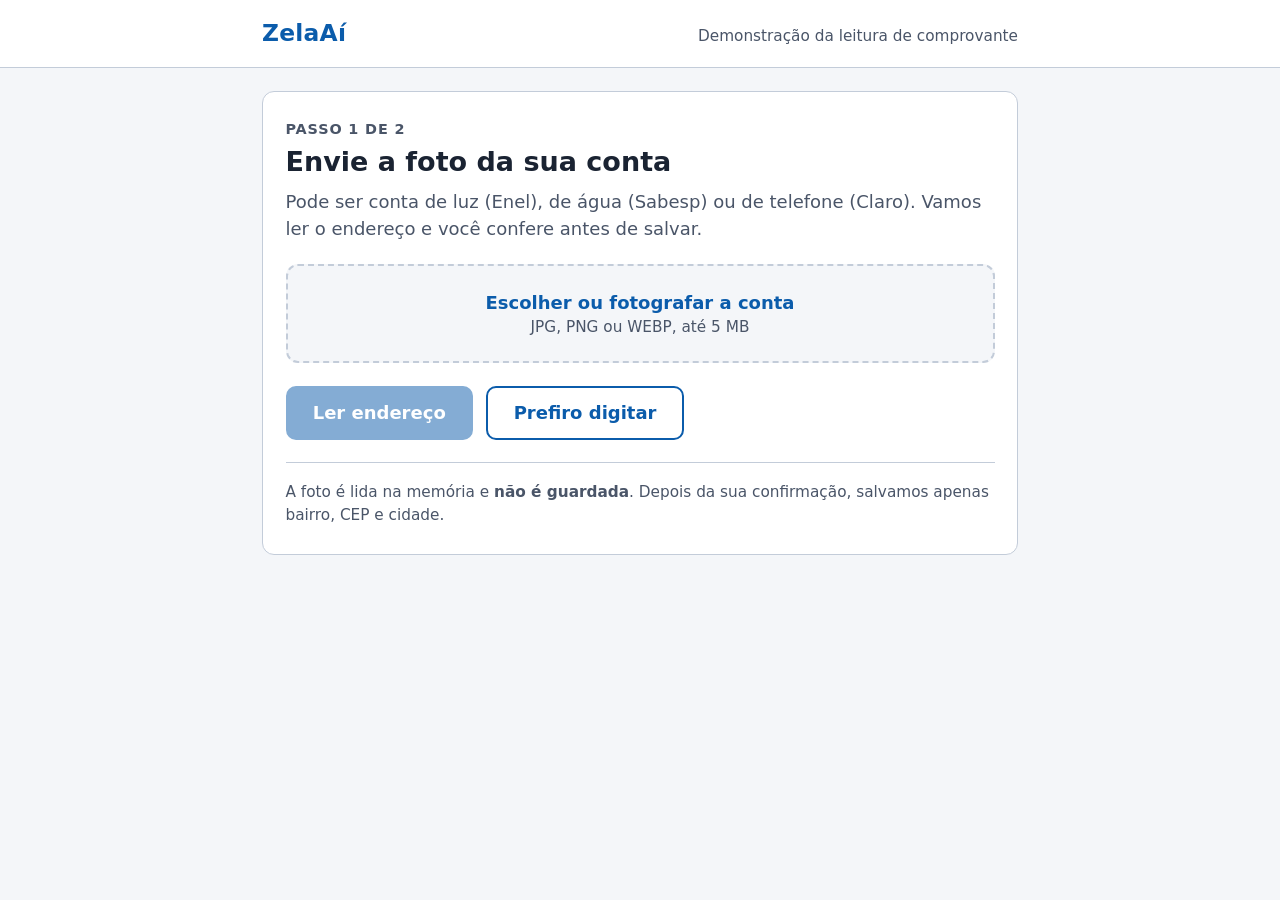
<file: src/citizentech_vision/demo/index.html>
<!doctype html>
<html lang="pt-BR">
<head>
  <meta charset="utf-8">
  <meta name="viewport" content="width=device-width, initial-scale=1">
  <title>ZelaAí · Cadastro do endereço</title>
  <link rel="stylesheet" href="demo.css">
</head>
<body>
  <header class="topo">
    <div class="topo-conteudo">
      <span class="marca">ZelaAí</span>
      <span class="topo-nota">Demonstração da leitura de comprovante</span>
    </div>
  </header>

  <main id="conteudo">
    <section class="cartao" id="etapa-envio" aria-labelledby="titulo-envio">
      <p class="etapa">Passo 1 de 2</p>
      <h1 id="titulo-envio">Envie a foto da sua conta</h1>
      <p class="apoio">Pode ser conta de luz (Enel), de água (Sabesp) ou de telefone (Claro). Vamos ler o endereço e você confere antes de salvar.</p>

      <form id="form-envio" novalidate>
        <label class="seletor" for="foto">
          <span class="seletor-titulo">Escolher ou fotografar a conta</span>
          <span class="seletor-dica" id="foto-nome">JPG, PNG ou WEBP, até 5 MB</span>
        </label>
        <input type="file" id="foto" name="imagem" accept="image/jpeg,image/png,image/webp" capture="environment">
        <img id="previa" class="previa" alt="Prévia da foto escolhida" hidden>
        <p class="erro" id="erro-envio" role="alert" hidden></p>
        <div class="acoes">
          <button type="submit" class="botao" id="botao-ler" disabled>Ler endereço</button>
          <button type="button" class="botao secundario" id="botao-manual">Prefiro digitar</button>
        </div>
      </form>

      <p class="privacidade">A foto é lida na memória e <strong>não é guardada</strong>. Depois da sua confirmação, salvamos apenas bairro, CEP e cidade.</p>
    </section>

    <section class="cartao" id="etapa-confirmacao" aria-labelledby="titulo-confirmacao" hidden>
      <p class="etapa">Passo 2 de 2</p>
      <h1 id="titulo-confirmacao" tabindex="-1">Confira o seu endereço</h1>

      <div class="resumo" id="resumo" aria-live="polite">
        <p class="resumo-linha" id="resumo-texto"></p>
        <div class="barra" id="barra" aria-hidden="true"><div class="barra-preenchida" id="barra-preenchida"></div></div>
      </div>
      <p class="aviso" id="aviso" hidden></p>

      <form id="form-endereco" novalidate>
        <div class="grade">
          <div class="campo" data-campo="cep">
            <label for="cep">CEP</label>
            <input id="cep" name="cep" inputmode="numeric" autocomplete="postal-code" maxlength="9" aria-describedby="dica-cep erro-cep">
            <p class="dica" id="dica-cep">Só os 8 números</p>
            <p class="marca-revisao" hidden>Confira este campo</p>
            <p class="erro" id="erro-cep" hidden></p>
          </div>
          <div class="campo" data-campo="numero">
            <label for="numero">Número</label>
            <input id="numero" name="numero" inputmode="numeric" autocomplete="off">
            <p class="marca-revisao" hidden>Confira este campo</p>
          </div>
          <div class="campo larga" data-campo="logradouro">
            <label for="logradouro">Rua ou avenida</label>
            <input id="logradouro" name="logradouro" autocomplete="street-address">
            <p class="marca-revisao" hidden>Confira este campo</p>
          </div>
          <div class="campo" data-campo="complemento">
            <label for="complemento">Complemento <span class="opcional">(opcional)</span></label>
            <input id="complemento" name="complemento" autocomplete="off">
            <p class="marca-revisao" hidden>Confira este campo</p>
          </div>
          <div class="campo" data-campo="bairro">
            <label for="bairro">Bairro</label>
            <input id="bairro" name="bairro" autocomplete="address-level3" aria-describedby="erro-bairro">
            <p class="marca-revisao" hidden>Confira este campo</p>
            <p class="erro" id="erro-bairro" hidden></p>
          </div>
          <div class="campo" data-campo="cidade">
            <label for="cidade">Cidade</label>
            <input id="cidade" name="cidade" autocomplete="address-level2" aria-describedby="erro-cidade">
            <p class="marca-revisao" hidden>Confira este campo</p>
            <p class="erro" id="erro-cidade" hidden></p>
          </div>
          <div class="campo curta" data-campo="uf">
            <label for="uf">UF</label>
            <input id="uf" name="uf" maxlength="2" autocomplete="address-level1">
            <p class="marca-revisao" hidden>Confira este campo</p>
          </div>
        </div>

        <div class="acoes">
          <button type="submit" class="botao">Confirmar endereço</button>
          <button type="button" class="botao secundario" id="botao-voltar">Enviar outra foto</button>
        </div>
      </form>
    </section>

    <section class="cartao confirmado" id="etapa-final" aria-labelledby="titulo-final" hidden>
      <p class="selo">Endereço confirmado</p>
      <h1 id="titulo-final" tabindex="-1">Tudo certo!</h1>
      <p class="apoio">É isto que o ZelaAí envia para salvar no seu cadastro. Os demais dados da conta não são guardados.</p>

      <dl class="salvo" id="salvo"></dl>
      <details>
        <summary>Ver a requisição enviada à API</summary>
        <pre id="requisicao"></pre>
      </details>

      <div class="acoes">
        <button type="button" class="botao" id="botao-novo">Cadastrar outro endereço</button>
      </div>
    </section>
  </main>

  <script src="demo.js"></script>
</body>
</html>
</file>
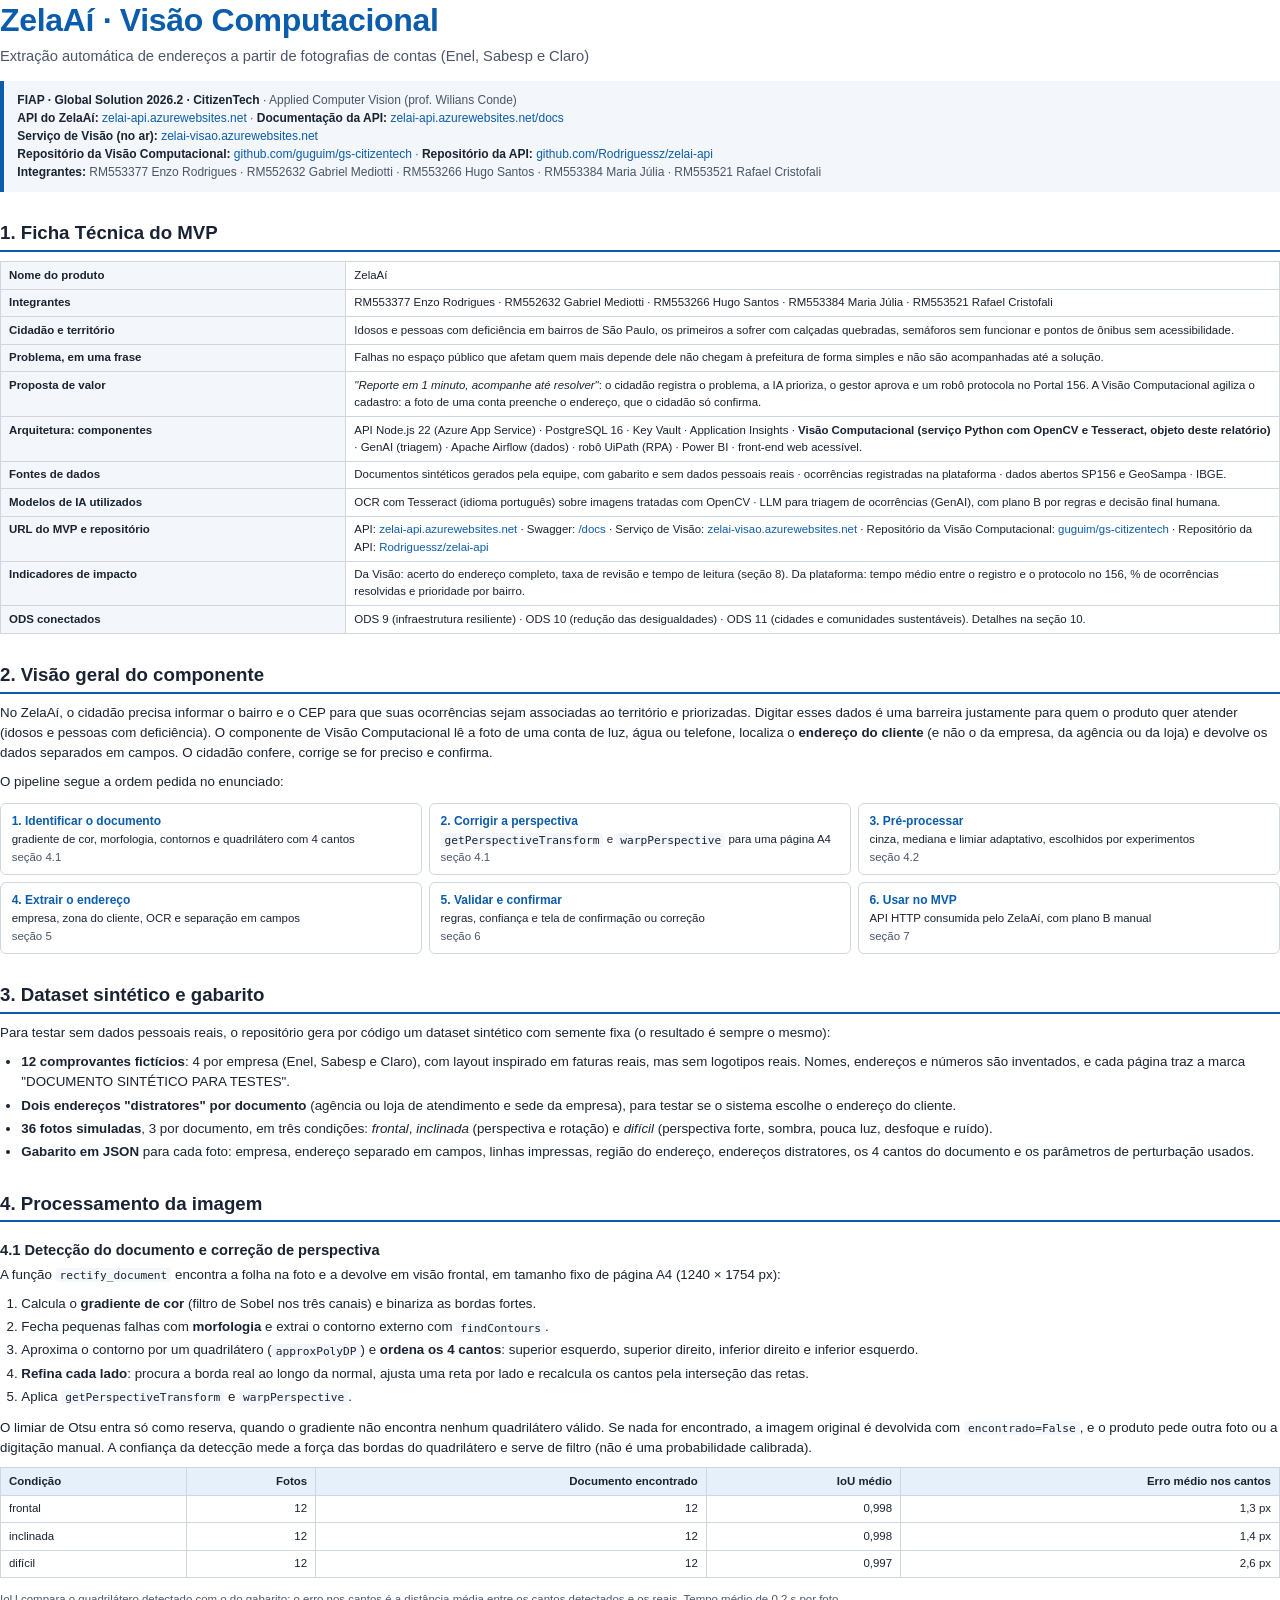
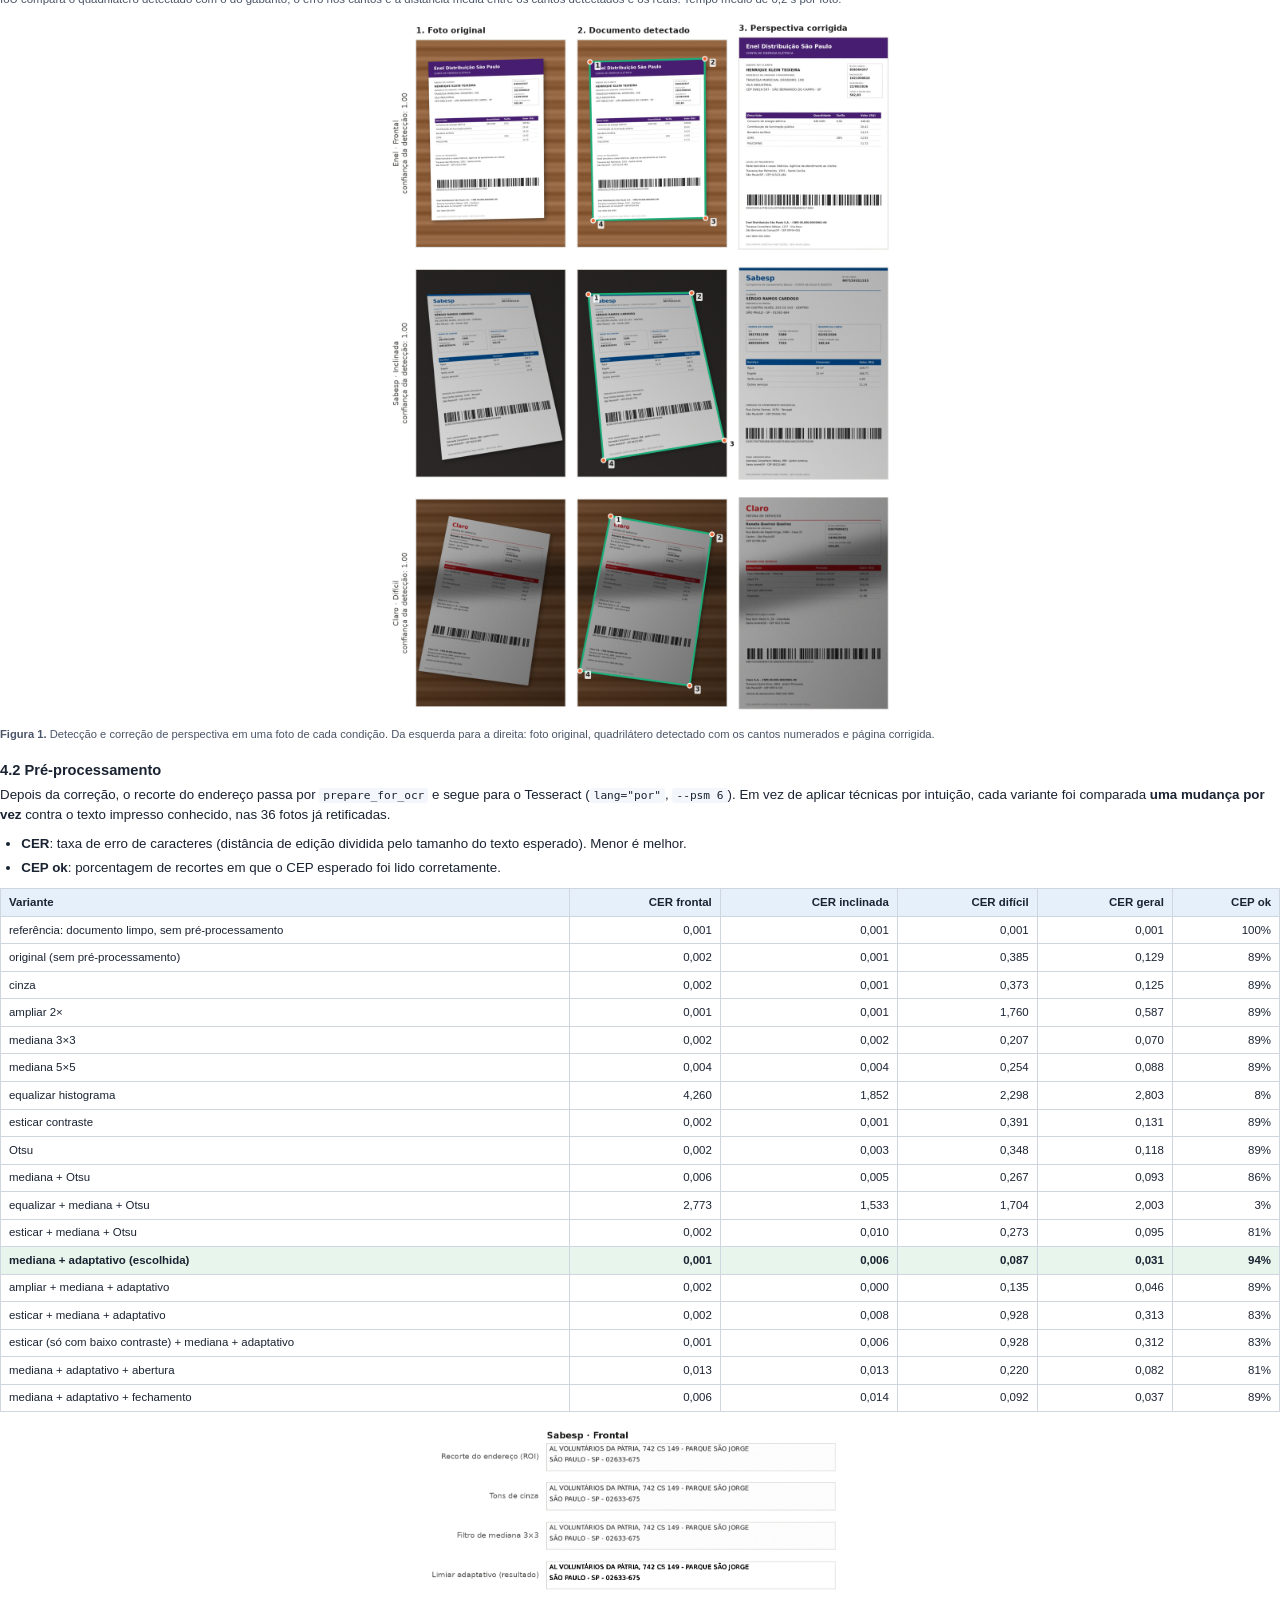
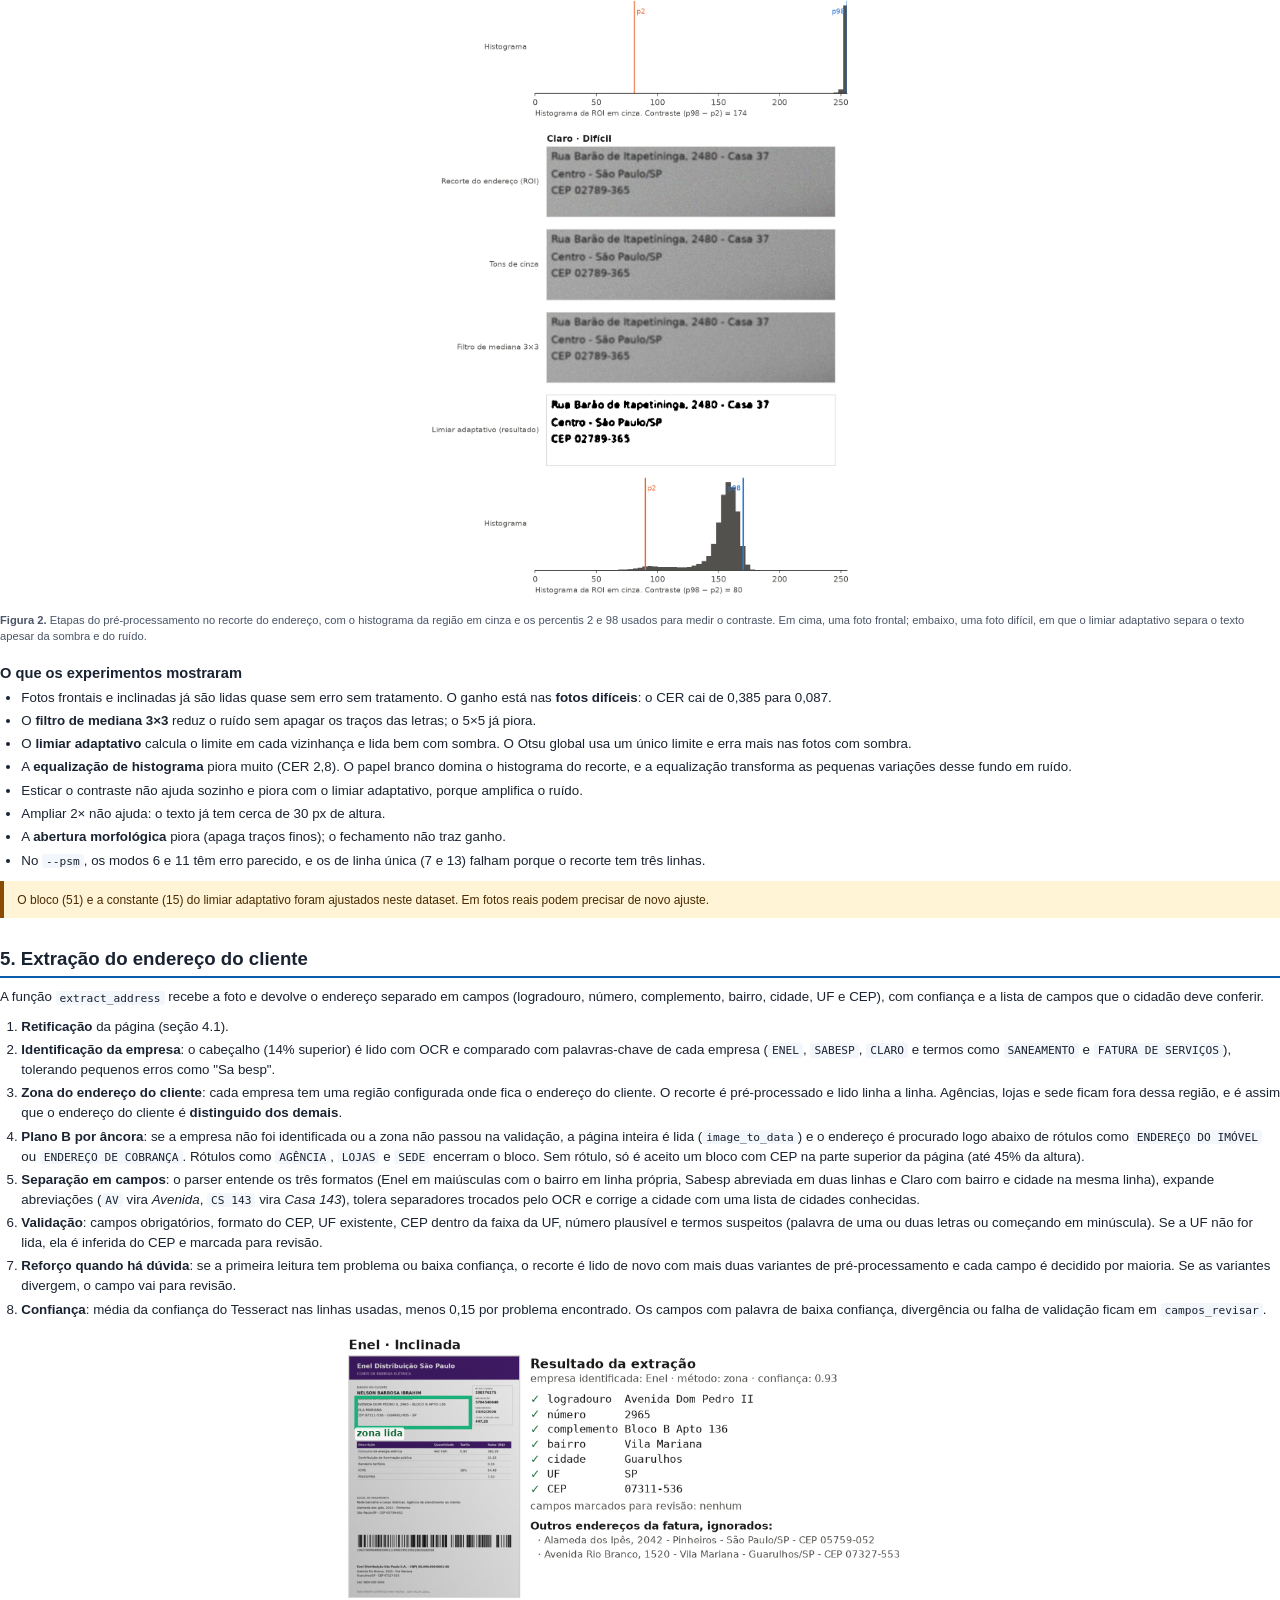
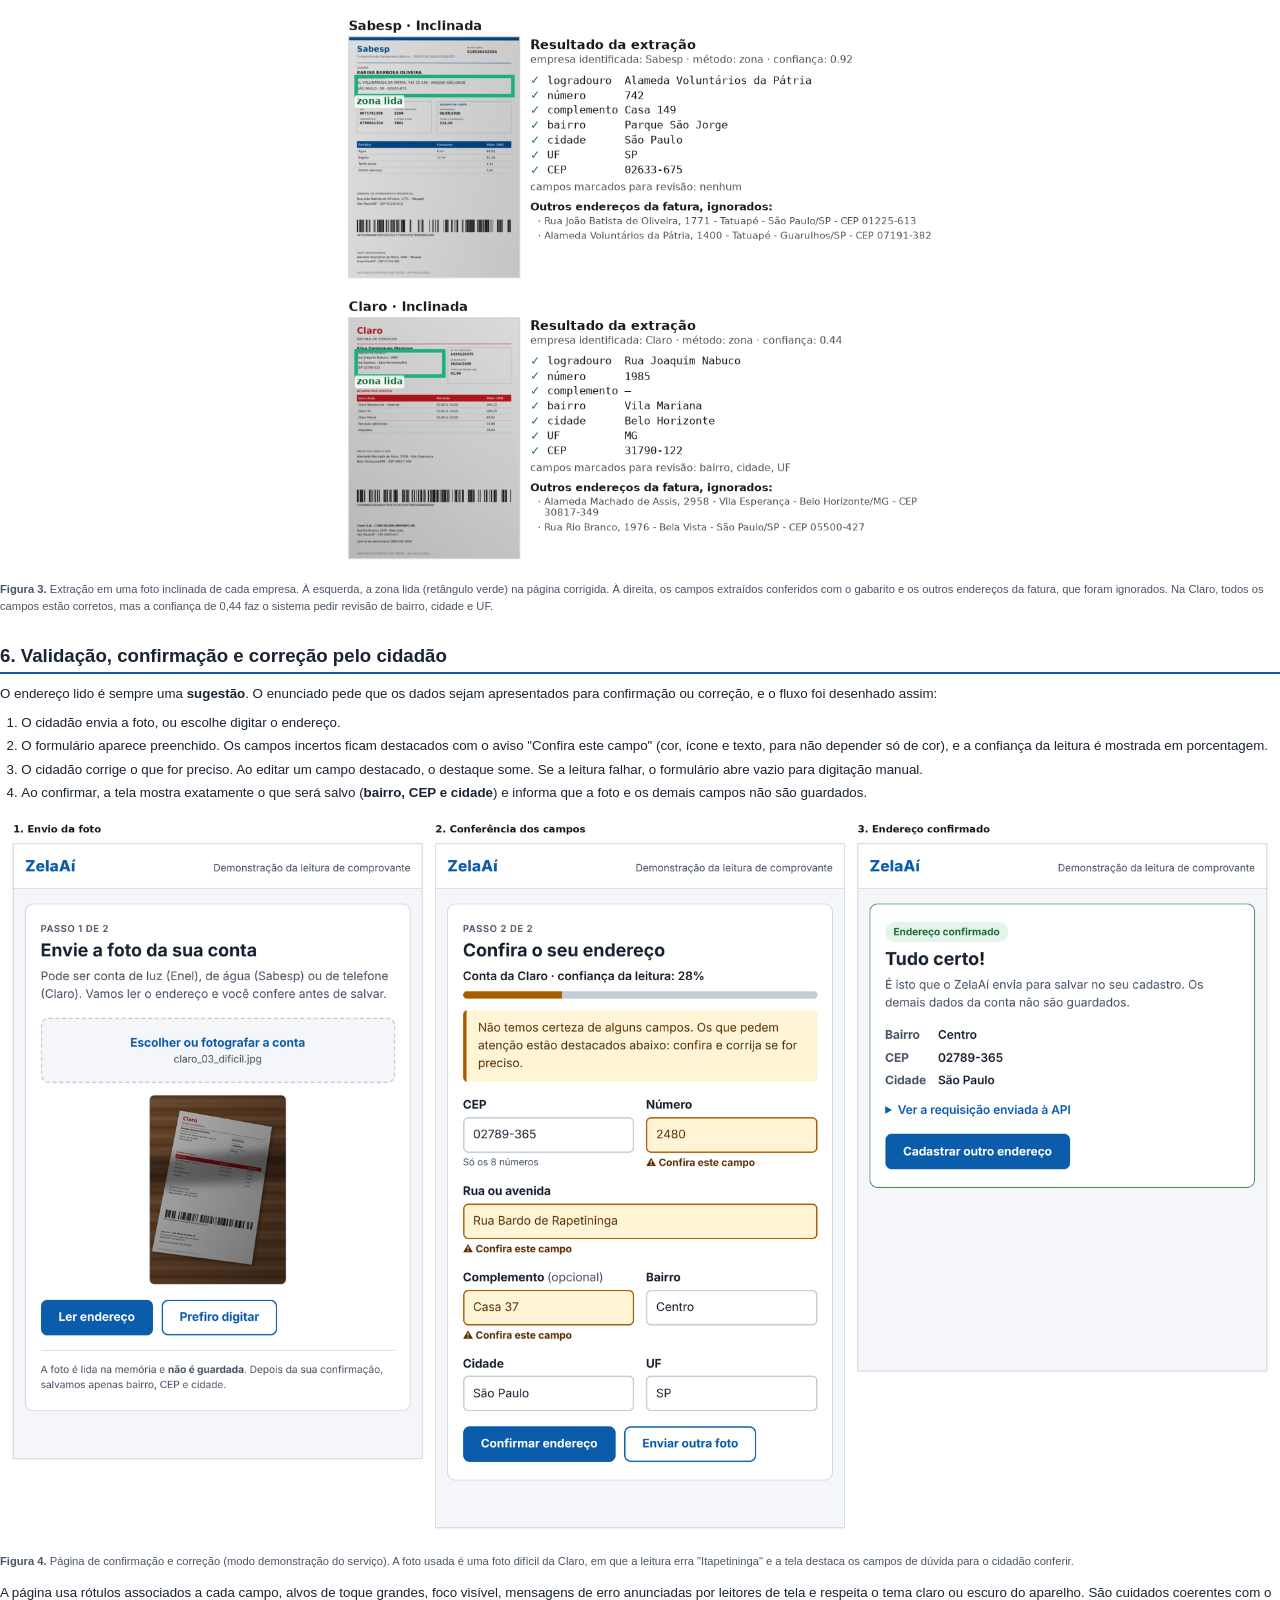
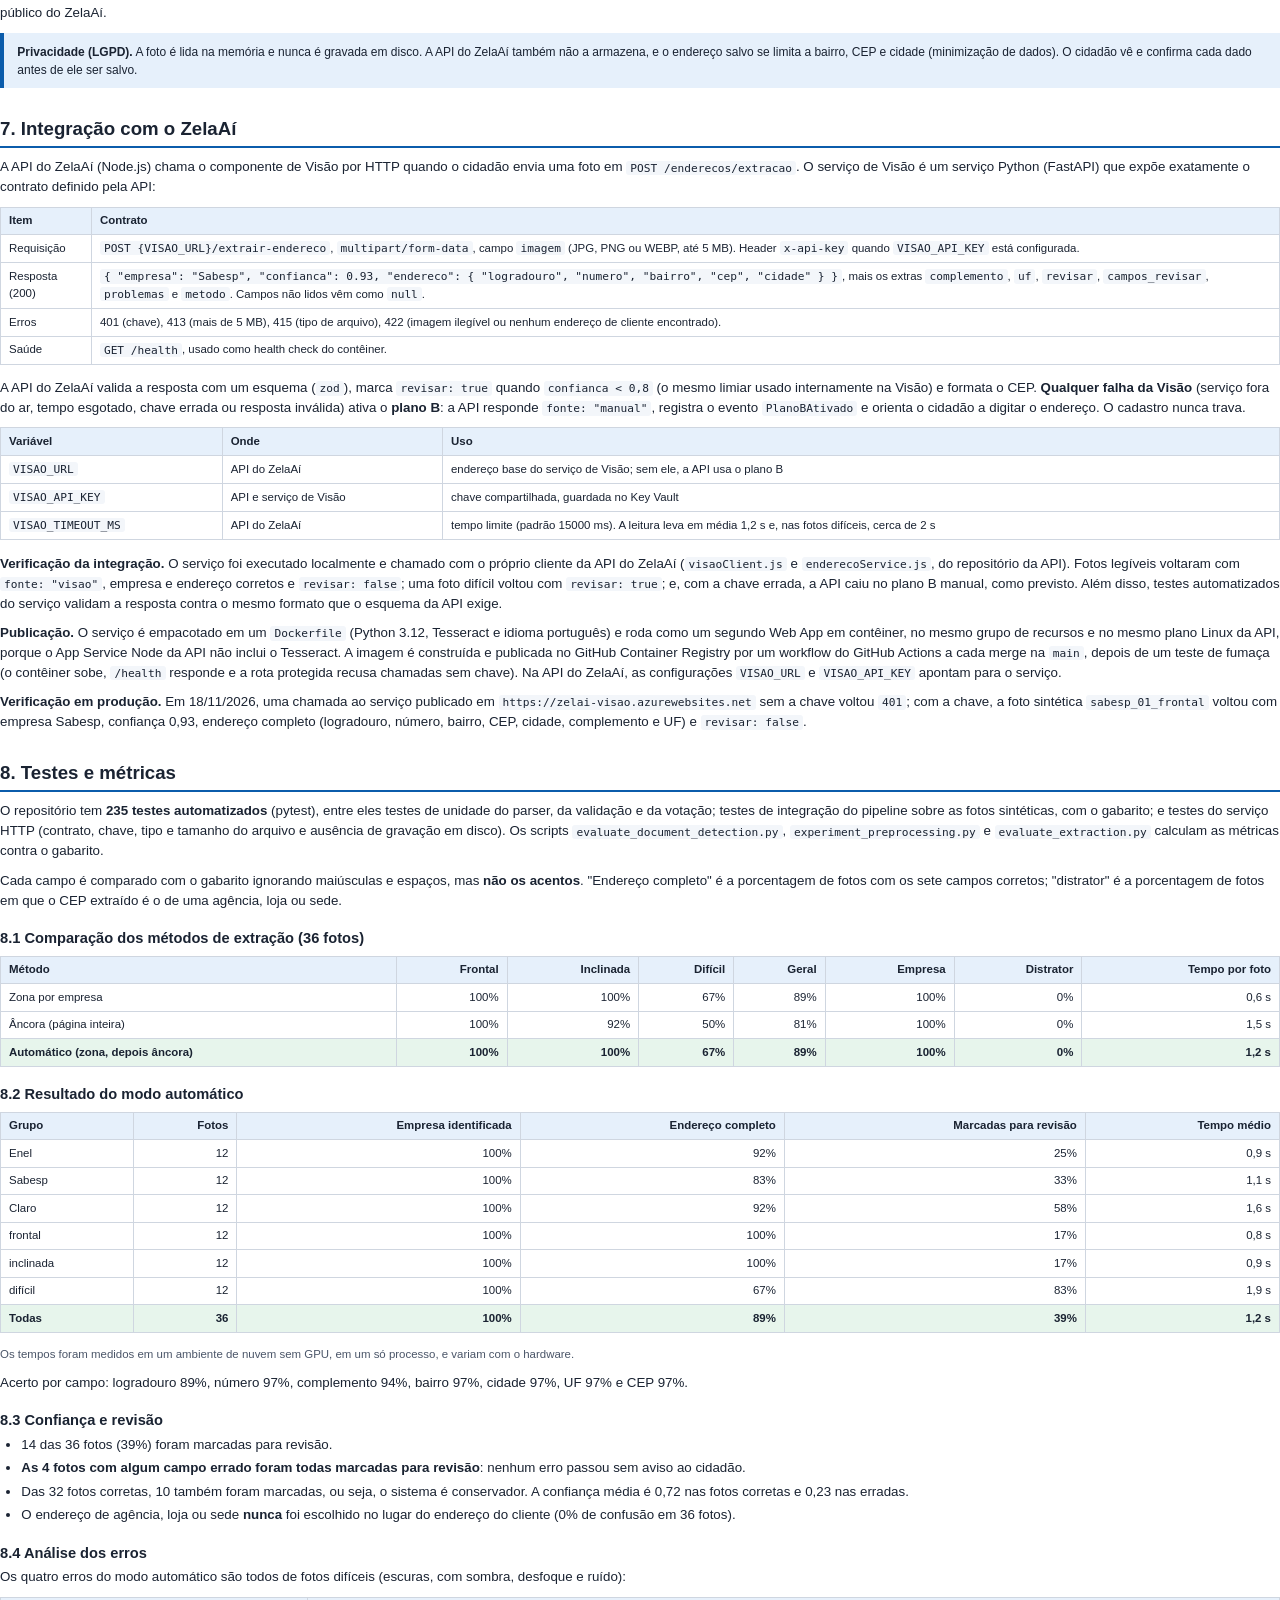
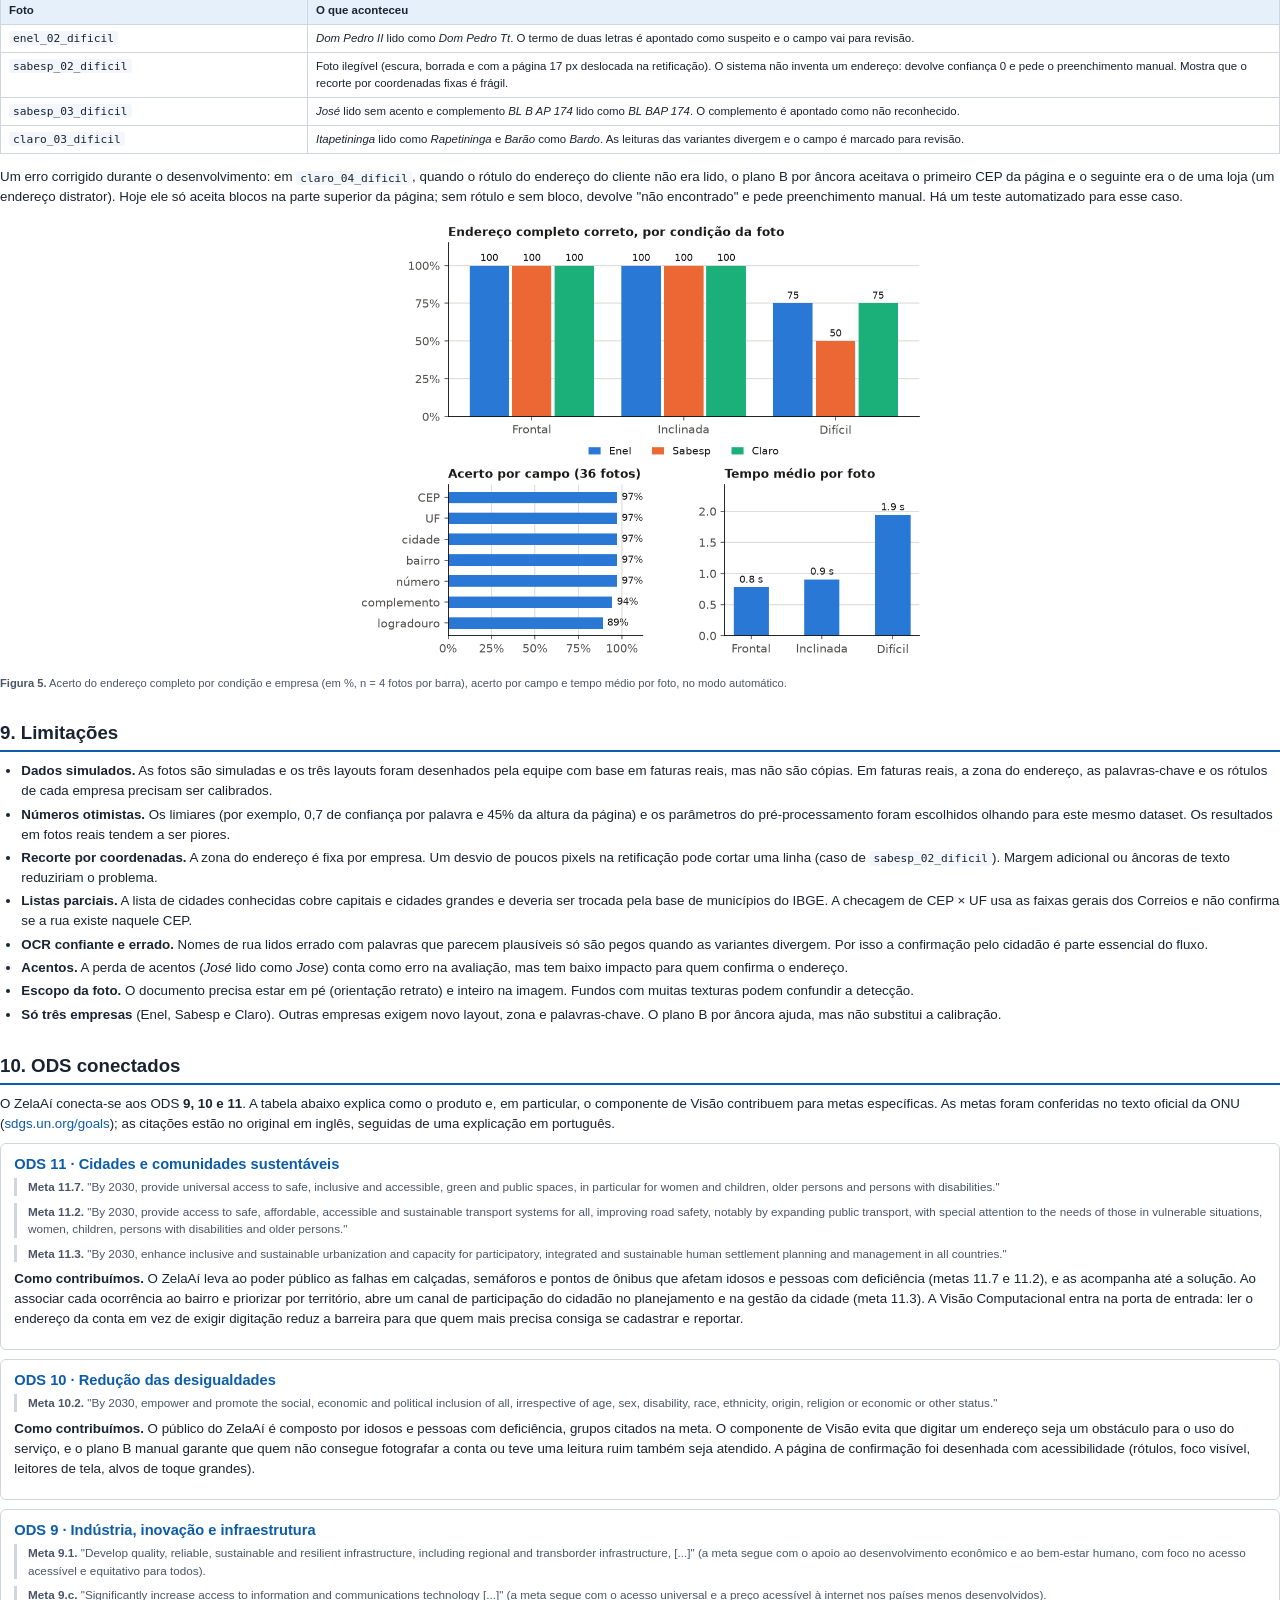
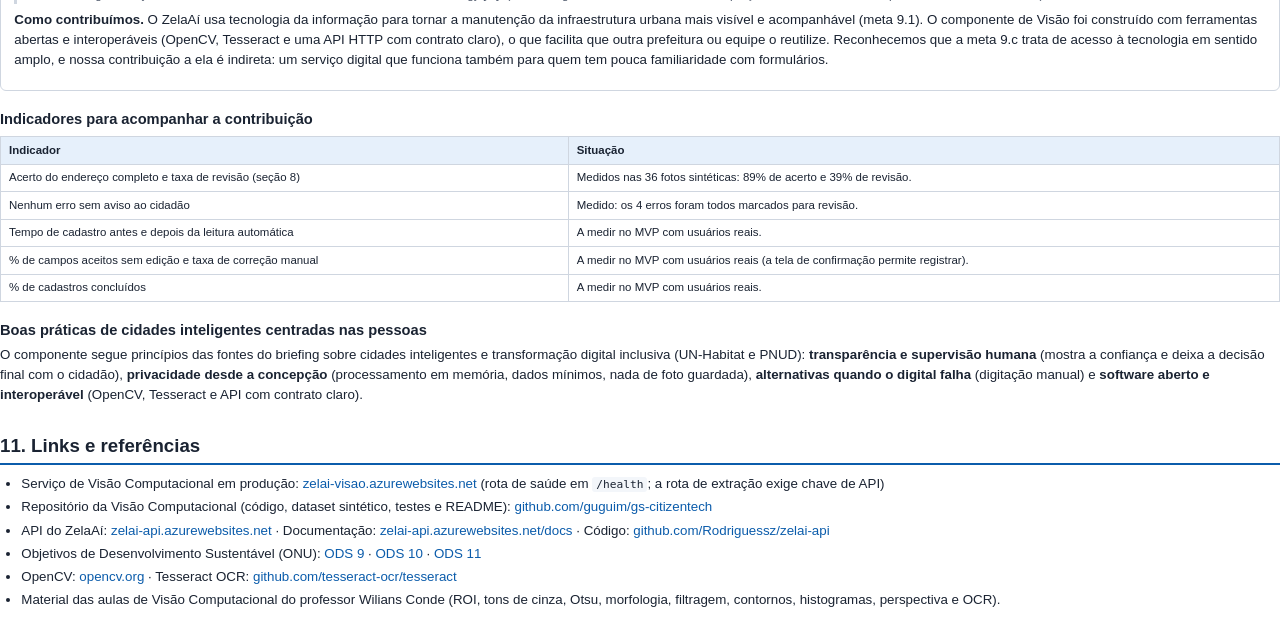
<file: docs/relatorio_tecnico.html>
<!doctype html>
<html lang="pt-BR">
<head>
<meta charset="utf-8">
<title>ZelaAí · Visão Computacional · Relatório técnico</title>
<style>
  @page { size: A4; margin: 17mm 16mm 20mm; }
  :root {
    --tinta: #1a2332;
    --suave: #4a5568;
    --linha: #cfd6e0;
    --fundo: #f3f6fa;
    --azul: #0b5cab;
    --azul-claro: #e6f0fb;
    --verde: #1b6e3b;
    --ambar: #8a4b00;
    --ambar-fundo: #fff4d6;
  }
  * { box-sizing: border-box; }
  html { font-size: 10pt; }
  body { margin: 0; color: var(--tinta); font-family: "Inter", "Segoe UI", Arial, sans-serif; line-height: 1.5; }
  h1, h2, h3 { line-height: 1.25; margin: 0; }
  h1 { font-size: 24pt; color: var(--azul); letter-spacing: -0.01em; }
  h2 { font-size: 14pt; margin: 22pt 0 7pt; padding-bottom: 4pt; border-bottom: 2px solid var(--azul); break-after: avoid; }
  h3 { font-size: 11pt; margin: 14pt 0 4pt; break-after: avoid; }
  p { margin: 0 0 7pt; }
  ul, ol { margin: 0 0 8pt; padding-left: 16pt; }
  li { margin-bottom: 2.5pt; }
  a { color: var(--azul); text-decoration: none; word-break: break-word; }
  code { font-family: "DejaVu Sans Mono", Consolas, monospace; font-size: 8.4pt; background: var(--fundo); padding: 0.5pt 3pt; border-radius: 3px; }
  .sub { color: var(--suave); font-size: 11pt; margin: 4pt 0 0; }
  .meta { margin-top: 10pt; padding: 8pt 10pt; background: var(--fundo); border-left: 4px solid var(--azul); font-size: 9pt; color: var(--suave); }
  .meta b { color: var(--tinta); }
  table { width: 100%; border-collapse: collapse; margin: 6pt 0 10pt; font-size: 8.6pt; break-inside: avoid; }
  th, td { border: 1px solid var(--linha); padding: 3.5pt 6pt; text-align: left; vertical-align: top; }
  th { background: var(--azul-claro); font-weight: 700; }
  td.n, th.n { text-align: right; white-space: nowrap; }
  tr.destaque td { background: #e7f5ec; font-weight: 700; }
  table.ficha th { width: 27%; background: var(--fundo); }
  figure { margin: 8pt 0 10pt; break-inside: avoid; text-align: center; }
  figure img { max-width: 100%; }
  figcaption { font-size: 8.4pt; color: var(--suave); margin-top: 4pt; text-align: left; }
  .quebra { break-before: page; }
  .nota { padding: 7pt 10pt; border-left: 4px solid var(--ambar); background: var(--ambar-fundo); color: #4a2a00; font-size: 9pt; margin: 8pt 0 10pt; break-inside: avoid; }
  .destaque-azul { padding: 7pt 10pt; border-left: 4px solid var(--azul); background: var(--azul-claro); font-size: 9pt; margin: 8pt 0 10pt; break-inside: avoid; }
  .duas { display: grid; grid-template-columns: 56mm 1fr; gap: 12pt; align-items: start; }
  .duas figure { margin: 0; }
  .fluxo { display: flex; flex-wrap: wrap; gap: 5pt; margin: 8pt 0 10pt; }
  .passo { flex: 1 1 28%; border: 1px solid var(--linha); border-radius: 6px; padding: 6pt 8pt; font-size: 8.6pt; background: #fff; break-inside: avoid; }
  .passo b { display: block; color: var(--azul); font-size: 9pt; margin-bottom: 1pt; }
  .passo i { color: var(--suave); font-style: normal; }
  .ods { border: 1px solid var(--linha); border-radius: 6px; padding: 8pt 10pt; margin: 7pt 0; break-inside: avoid; }
  .ods h3 { margin: 0 0 4pt; color: var(--azul); }
  .ods blockquote { margin: 3pt 0 5pt; padding-left: 8pt; border-left: 3px solid var(--linha); color: var(--suave); font-size: 8.8pt; }
  .pequeno { font-size: 8.6pt; color: var(--suave); }
</style>
</head>
<body>

<header>
  <h1>ZelaAí · Visão Computacional</h1>
  <p class="sub">Extração automática de endereços a partir de fotografias de contas (Enel, Sabesp e Claro)</p>
  <div class="meta">
    <b>FIAP · Global Solution 2026.2 · CitizenTech</b> · Applied Computer Vision (prof. Wilians Conde)<br>
    <b>API do ZelaAí:</b> <a href="https://zelai-api.azurewebsites.net">zelai-api.azurewebsites.net</a> ·
    <b>Documentação da API:</b> <a href="https://zelai-api.azurewebsites.net/docs">zelai-api.azurewebsites.net/docs</a><br>
    <b>Serviço de Visão (no ar):</b> <a href="https://zelai-visao.azurewebsites.net/health">zelai-visao.azurewebsites.net</a><br>
    <b>Repositório da Visão Computacional:</b> <a href="https://github.com/guguim/gs-citizentech">github.com/guguim/gs-citizentech</a> ·
    <b>Repositório da API:</b> <a href="https://github.com/Rodriguessz/zelai-api">github.com/Rodriguessz/zelai-api</a><br>
    <b>Integrantes:</b> RM553377 Enzo Rodrigues · RM552632 Gabriel Mediotti · RM553266 Hugo Santos · RM553384 Maria Júlia · RM553521 Rafael Cristofali

  </div>
</header>

<h2>1. Ficha Técnica do MVP</h2>
<table class="ficha">
  <tr><th>Nome do produto</th><td>ZelaAí</td></tr>
  <tr><th>Integrantes</th><td>RM553377 Enzo Rodrigues · RM552632 Gabriel Mediotti · RM553266 Hugo Santos · RM553384 Maria Júlia · RM553521 Rafael Cristofali</td></tr>
  <tr><th>Cidadão e território</th><td>Idosos e pessoas com deficiência em bairros de São Paulo, os primeiros a sofrer com calçadas quebradas, semáforos sem funcionar e pontos de ônibus sem acessibilidade.</td></tr>
  <tr><th>Problema, em uma frase</th><td>Falhas no espaço público que afetam quem mais depende dele não chegam à prefeitura de forma simples e não são acompanhadas até a solução.</td></tr>
  <tr><th>Proposta de valor</th><td><i>"Reporte em 1 minuto, acompanhe até resolver"</i>: o cidadão registra o problema, a IA prioriza, o gestor aprova e um robô protocola no Portal 156. A Visão Computacional agiliza o cadastro: a foto de uma conta preenche o endereço, que o cidadão só confirma.</td></tr>
  <tr><th>Arquitetura: componentes</th><td>API Node.js 22 (Azure App Service) · PostgreSQL 16 · Key Vault · Application Insights · <b>Visão Computacional (serviço Python com OpenCV e Tesseract, objeto deste relatório)</b> · GenAI (triagem) · Apache Airflow (dados) · robô UiPath (RPA) · Power BI · front-end web acessível.</td></tr>
  <tr><th>Fontes de dados</th><td>Documentos sintéticos gerados pela equipe, com gabarito e sem dados pessoais reais · ocorrências registradas na plataforma · dados abertos SP156 e GeoSampa · IBGE.</td></tr>
  <tr><th>Modelos de IA utilizados</th><td>OCR com Tesseract (idioma português) sobre imagens tratadas com OpenCV · LLM para triagem de ocorrências (GenAI), com plano B por regras e decisão final humana.</td></tr>
  <tr><th>URL do MVP e repositório</th><td>API: <a href="https://zelai-api.azurewebsites.net">zelai-api.azurewebsites.net</a> · Swagger: <a href="https://zelai-api.azurewebsites.net/docs">/docs</a> · Serviço de Visão: <a href="https://zelai-visao.azurewebsites.net/health">zelai-visao.azurewebsites.net</a> · Repositório da Visão Computacional: <a href="https://github.com/guguim/gs-citizentech">guguim/gs-citizentech</a> · Repositório da API: <a href="https://github.com/Rodriguessz/zelai-api">Rodriguessz/zelai-api</a></td></tr>
  <tr><th>Indicadores de impacto</th><td>Da Visão: acerto do endereço completo, taxa de revisão e tempo de leitura (seção 8). Da plataforma: tempo médio entre o registro e o protocolo no 156, % de ocorrências resolvidas e prioridade por bairro.</td></tr>
  <tr><th>ODS conectados</th><td>ODS 9 (infraestrutura resiliente) · ODS 10 (redução das desigualdades) · ODS 11 (cidades e comunidades sustentáveis). Detalhes na seção 10.</td></tr>
</table>

<h2>2. Visão geral do componente</h2>
<p>No ZelaAí, o cidadão precisa informar o bairro e o CEP para que suas ocorrências sejam associadas ao território e priorizadas. Digitar esses dados é uma barreira justamente para quem o produto quer atender (idosos e pessoas com deficiência). O componente de Visão Computacional lê a foto de uma conta de luz, água ou telefone, localiza o <b>endereço do cliente</b> (e não o da empresa, da agência ou da loja) e devolve os dados separados em campos. O cidadão confere, corrige se for preciso e confirma.</p>

<p style="break-after: avoid;">O pipeline segue a ordem pedida no enunciado:</p>
<div class="fluxo">
  <div class="passo"><b>1. Identificar o documento</b>gradiente de cor, morfologia, contornos e quadrilátero com 4 cantos<br><i>seção 4.1</i></div>
  <div class="passo"><b>2. Corrigir a perspectiva</b><code>getPerspectiveTransform</code> e <code>warpPerspective</code> para uma página A4<br><i>seção 4.1</i></div>
  <div class="passo"><b>3. Pré-processar</b>cinza, mediana e limiar adaptativo, escolhidos por experimentos<br><i>seção 4.2</i></div>
  <div class="passo"><b>4. Extrair o endereço</b>empresa, zona do cliente, OCR e separação em campos<br><i>seção 5</i></div>
  <div class="passo"><b>5. Validar e confirmar</b>regras, confiança e tela de confirmação ou correção<br><i>seção 6</i></div>
  <div class="passo"><b>6. Usar no MVP</b>API HTTP consumida pelo ZelaAí, com plano B manual<br><i>seção 7</i></div>
</div>

<h2>3. Dataset sintético e gabarito</h2>
<p>Para testar sem dados pessoais reais, o repositório gera por código um dataset sintético com semente fixa (o resultado é sempre o mesmo):</p>
<ul>
  <li><b>12 comprovantes fictícios</b>: 4 por empresa (Enel, Sabesp e Claro), com layout inspirado em faturas reais, mas sem logotipos reais. Nomes, endereços e números são inventados, e cada página traz a marca "DOCUMENTO SINTÉTICO PARA TESTES".</li>
  <li><b>Dois endereços "distratores" por documento</b> (agência ou loja de atendimento e sede da empresa), para testar se o sistema escolhe o endereço do cliente.</li>
  <li><b>36 fotos simuladas</b>, 3 por documento, em três condições: <i>frontal</i>, <i>inclinada</i> (perspectiva e rotação) e <i>difícil</i> (perspectiva forte, sombra, pouca luz, desfoque e ruído).</li>
  <li><b>Gabarito em JSON</b> para cada foto: empresa, endereço separado em campos, linhas impressas, região do endereço, endereços distratores, os 4 cantos do documento e os parâmetros de perturbação usados.</li>
</ul>

<h2>4. Processamento da imagem</h2>
<h3>4.1 Detecção do documento e correção de perspectiva</h3>
<p>A função <code>rectify_document</code> encontra a folha na foto e a devolve em visão frontal, em tamanho fixo de página A4 (1240 × 1754 px):</p>
<ol>
  <li>Calcula o <b>gradiente de cor</b> (filtro de Sobel nos três canais) e binariza as bordas fortes.</li>
  <li>Fecha pequenas falhas com <b>morfologia</b> e extrai o contorno externo com <code>findContours</code>.</li>
  <li>Aproxima o contorno por um quadrilátero (<code>approxPolyDP</code>) e <b>ordena os 4 cantos</b>: superior esquerdo, superior direito, inferior direito e inferior esquerdo.</li>
  <li><b>Refina cada lado</b>: procura a borda real ao longo da normal, ajusta uma reta por lado e recalcula os cantos pela interseção das retas.</li>
  <li>Aplica <code>getPerspectiveTransform</code> e <code>warpPerspective</code>.</li>
</ol>
<p>O limiar de Otsu entra só como reserva, quando o gradiente não encontra nenhum quadrilátero válido. Se nada for encontrado, a imagem original é devolvida com <code>encontrado=False</code>, e o produto pede outra foto ou a digitação manual. A confiança da detecção mede a força das bordas do quadrilátero e serve de filtro (não é uma probabilidade calibrada).</p>

<table>
  <tr><th>Condição</th><th class="n">Fotos</th><th class="n">Documento encontrado</th><th class="n">IoU médio</th><th class="n">Erro médio nos cantos</th></tr>
  <tr><td>frontal</td><td class="n">12</td><td class="n">12</td><td class="n">0,998</td><td class="n">1,3 px</td></tr>
  <tr><td>inclinada</td><td class="n">12</td><td class="n">12</td><td class="n">0,998</td><td class="n">1,4 px</td></tr>
  <tr><td>difícil</td><td class="n">12</td><td class="n">12</td><td class="n">0,997</td><td class="n">2,6 px</td></tr>
</table>
<p class="pequeno">IoU compara o quadrilátero detectado com o do gabarito; o erro nos cantos é a distância média entre os cantos detectados e os reais. Tempo médio de 0,2 s por foto.</p>

<figure>
  <img src="figures/01_deteccao_e_perspectiva.png" style="max-height: 184mm;" alt="Detecção do documento e correção de perspectiva">
  <figcaption><b>Figura 1.</b> Detecção e correção de perspectiva em uma foto de cada condição. Da esquerda para a direita: foto original, quadrilátero detectado com os cantos numerados e página corrigida.</figcaption>
</figure>

<h3>4.2 Pré-processamento</h3>
<p>Depois da correção, o recorte do endereço passa por <code>prepare_for_ocr</code> e segue para o Tesseract (<code>lang="por"</code>, <code>--psm 6</code>). Em vez de aplicar técnicas por intuição, cada variante foi comparada <b>uma mudança por vez</b> contra o texto impresso conhecido, nas 36 fotos já retificadas.</p>
<ul>
  <li><b>CER</b>: taxa de erro de caracteres (distância de edição dividida pelo tamanho do texto esperado). Menor é melhor.</li>
  <li><b>CEP ok</b>: porcentagem de recortes em que o CEP esperado foi lido corretamente.</li>
</ul>

<table>
  <tr><th>Variante</th><th class="n">CER frontal</th><th class="n">CER inclinada</th><th class="n">CER difícil</th><th class="n">CER geral</th><th class="n">CEP ok</th></tr>
  <tr><td>referência: documento limpo, sem pré-processamento</td><td class="n">0,001</td><td class="n">0,001</td><td class="n">0,001</td><td class="n">0,001</td><td class="n">100%</td></tr>
  <tr><td>original (sem pré-processamento)</td><td class="n">0,002</td><td class="n">0,001</td><td class="n">0,385</td><td class="n">0,129</td><td class="n">89%</td></tr>
  <tr><td>cinza</td><td class="n">0,002</td><td class="n">0,001</td><td class="n">0,373</td><td class="n">0,125</td><td class="n">89%</td></tr>
  <tr><td>ampliar 2×</td><td class="n">0,001</td><td class="n">0,001</td><td class="n">1,760</td><td class="n">0,587</td><td class="n">89%</td></tr>
  <tr><td>mediana 3×3</td><td class="n">0,002</td><td class="n">0,002</td><td class="n">0,207</td><td class="n">0,070</td><td class="n">89%</td></tr>
  <tr><td>mediana 5×5</td><td class="n">0,004</td><td class="n">0,004</td><td class="n">0,254</td><td class="n">0,088</td><td class="n">89%</td></tr>
  <tr><td>equalizar histograma</td><td class="n">4,260</td><td class="n">1,852</td><td class="n">2,298</td><td class="n">2,803</td><td class="n">8%</td></tr>
  <tr><td>esticar contraste</td><td class="n">0,002</td><td class="n">0,001</td><td class="n">0,391</td><td class="n">0,131</td><td class="n">89%</td></tr>
  <tr><td>Otsu</td><td class="n">0,002</td><td class="n">0,003</td><td class="n">0,348</td><td class="n">0,118</td><td class="n">89%</td></tr>
  <tr><td>mediana + Otsu</td><td class="n">0,006</td><td class="n">0,005</td><td class="n">0,267</td><td class="n">0,093</td><td class="n">86%</td></tr>
  <tr><td>equalizar + mediana + Otsu</td><td class="n">2,773</td><td class="n">1,533</td><td class="n">1,704</td><td class="n">2,003</td><td class="n">3%</td></tr>
  <tr><td>esticar + mediana + Otsu</td><td class="n">0,002</td><td class="n">0,010</td><td class="n">0,273</td><td class="n">0,095</td><td class="n">81%</td></tr>
  <tr class="destaque"><td>mediana + adaptativo (escolhida)</td><td class="n">0,001</td><td class="n">0,006</td><td class="n">0,087</td><td class="n">0,031</td><td class="n">94%</td></tr>
  <tr><td>ampliar + mediana + adaptativo</td><td class="n">0,002</td><td class="n">0,000</td><td class="n">0,135</td><td class="n">0,046</td><td class="n">89%</td></tr>
  <tr><td>esticar + mediana + adaptativo</td><td class="n">0,002</td><td class="n">0,008</td><td class="n">0,928</td><td class="n">0,313</td><td class="n">83%</td></tr>
  <tr><td>esticar (só com baixo contraste) + mediana + adaptativo</td><td class="n">0,001</td><td class="n">0,006</td><td class="n">0,928</td><td class="n">0,312</td><td class="n">83%</td></tr>
  <tr><td>mediana + adaptativo + abertura</td><td class="n">0,013</td><td class="n">0,013</td><td class="n">0,220</td><td class="n">0,082</td><td class="n">81%</td></tr>
  <tr><td>mediana + adaptativo + fechamento</td><td class="n">0,006</td><td class="n">0,014</td><td class="n">0,092</td><td class="n">0,037</td><td class="n">89%</td></tr>
</table>

<figure>
  <img src="figures/02_preprocessamento_antes_e_depois.png" style="max-height: 205mm;" alt="Pré-processamento antes e depois">
  <figcaption><b>Figura 2.</b> Etapas do pré-processamento no recorte do endereço, com o histograma da região em cinza e os percentis 2 e 98 usados para medir o contraste. Em cima, uma foto frontal; embaixo, uma foto difícil, em que o limiar adaptativo separa o texto apesar da sombra e do ruído.</figcaption>
</figure>

<h3>O que os experimentos mostraram</h3>
<ul>
  <li>Fotos frontais e inclinadas já são lidas quase sem erro sem tratamento. O ganho está nas <b>fotos difíceis</b>: o CER cai de 0,385 para 0,087.</li>
  <li>O <b>filtro de mediana 3×3</b> reduz o ruído sem apagar os traços das letras; o 5×5 já piora.</li>
  <li>O <b>limiar adaptativo</b> calcula o limite em cada vizinhança e lida bem com sombra. O Otsu global usa um único limite e erra mais nas fotos com sombra.</li>
  <li>A <b>equalização de histograma</b> piora muito (CER 2,8). O papel branco domina o histograma do recorte, e a equalização transforma as pequenas variações desse fundo em ruído.</li>
  <li>Esticar o contraste não ajuda sozinho e piora com o limiar adaptativo, porque amplifica o ruído.</li>
  <li>Ampliar 2× não ajuda: o texto já tem cerca de 30 px de altura.</li>
  <li>A <b>abertura morfológica</b> piora (apaga traços finos); o fechamento não traz ganho.</li>
  <li>No <code>--psm</code>, os modos 6 e 11 têm erro parecido, e os de linha única (7 e 13) falham porque o recorte tem três linhas.</li>
</ul>
<div class="nota">O bloco (51) e a constante (15) do limiar adaptativo foram ajustados neste dataset. Em fotos reais podem precisar de novo ajuste.</div>

<h2>5. Extração do endereço do cliente</h2>
<p>A função <code>extract_address</code> recebe a foto e devolve o endereço separado em campos (logradouro, número, complemento, bairro, cidade, UF e CEP), com confiança e a lista de campos que o cidadão deve conferir.</p>
<ol>
  <li><b>Retificação</b> da página (seção 4.1).</li>
  <li><b>Identificação da empresa</b>: o cabeçalho (14% superior) é lido com OCR e comparado com palavras-chave de cada empresa (<code>ENEL</code>, <code>SABESP</code>, <code>CLARO</code> e termos como <code>SANEAMENTO</code> e <code>FATURA DE SERVIÇOS</code>), tolerando pequenos erros como "Sa besp".</li>
  <li><b>Zona do endereço do cliente</b>: cada empresa tem uma região configurada onde fica o endereço do cliente. O recorte é pré-processado e lido linha a linha. Agências, lojas e sede ficam fora dessa região, e é assim que o endereço do cliente é <b>distinguido dos demais</b>.</li>
  <li><b>Plano B por âncora</b>: se a empresa não foi identificada ou a zona não passou na validação, a página inteira é lida (<code>image_to_data</code>) e o endereço é procurado logo abaixo de rótulos como <code>ENDEREÇO DO IMÓVEL</code> ou <code>ENDEREÇO DE COBRANÇA</code>. Rótulos como <code>AGÊNCIA</code>, <code>LOJAS</code> e <code>SEDE</code> encerram o bloco. Sem rótulo, só é aceito um bloco com CEP na parte superior da página (até 45% da altura).</li>
  <li><b>Separação em campos</b>: o parser entende os três formatos (Enel em maiúsculas com o bairro em linha própria, Sabesp abreviada em duas linhas e Claro com bairro e cidade na mesma linha), expande abreviações (<code>AV</code> vira <i>Avenida</i>, <code>CS 143</code> vira <i>Casa 143</i>), tolera separadores trocados pelo OCR e corrige a cidade com uma lista de cidades conhecidas.</li>
  <li><b>Validação</b>: campos obrigatórios, formato do CEP, UF existente, CEP dentro da faixa da UF, número plausível e termos suspeitos (palavra de uma ou duas letras ou começando em minúscula). Se a UF não for lida, ela é inferida do CEP e marcada para revisão.</li>
  <li><b>Reforço quando há dúvida</b>: se a primeira leitura tem problema ou baixa confiança, o recorte é lido de novo com mais duas variantes de pré-processamento e cada campo é decidido por maioria. Se as variantes divergem, o campo vai para revisão.</li>
  <li><b>Confiança</b>: média da confiança do Tesseract nas linhas usadas, menos 0,15 por problema encontrado. Os campos com palavra de baixa confiança, divergência ou falha de validação ficam em <code>campos_revisar</code>.</li>
</ol>

<figure>
  <img src="figures/03_extracao_do_endereco_do_cliente.png" style="max-height: 222mm;" alt="Extração do endereço do cliente">
  <figcaption><b>Figura 3.</b> Extração em uma foto inclinada de cada empresa. À esquerda, a zona lida (retângulo verde) na página corrigida. À direita, os campos extraídos conferidos com o gabarito e os outros endereços da fatura, que foram ignorados. Na Claro, todos os campos estão corretos, mas a confiança de 0,44 faz o sistema pedir revisão de bairro, cidade e UF.</figcaption>
</figure>

<h2>6. Validação, confirmação e correção pelo cidadão</h2>
<p>O endereço lido é sempre uma <b>sugestão</b>. O enunciado pede que os dados sejam apresentados para confirmação ou correção, e o fluxo foi desenhado assim:</p>
<ol>
  <li>O cidadão envia a foto, ou escolhe digitar o endereço.</li>
  <li>O formulário aparece preenchido. Os campos incertos ficam destacados com o aviso "Confira este campo" (cor, ícone e texto, para não depender só de cor), e a confiança da leitura é mostrada em porcentagem.</li>
  <li>O cidadão corrige o que for preciso. Ao editar um campo destacado, o destaque some. Se a leitura falhar, o formulário abre vazio para digitação manual.</li>
  <li>Ao confirmar, a tela mostra exatamente o que será salvo (<b>bairro, CEP e cidade</b>) e informa que a foto e os demais campos não são guardados.</li>
</ol>
<figure>
  <img src="figures/05_tela_de_confirmacao.png" alt="Telas de envio, conferência e confirmação">
  <figcaption><b>Figura 4.</b> Página de confirmação e correção (modo demonstração do serviço). A foto usada é uma foto difícil da Claro, em que a leitura erra "Itapetininga" e a tela destaca os campos de dúvida para o cidadão conferir.</figcaption>
</figure>
<p>A página usa rótulos associados a cada campo, alvos de toque grandes, foco visível, mensagens de erro anunciadas por leitores de tela e respeita o tema claro ou escuro do aparelho. São cuidados coerentes com o público do ZelaAí.</p>
<div class="destaque-azul"><b>Privacidade (LGPD).</b> A foto é lida na memória e nunca é gravada em disco. A API do ZelaAí também não a armazena, e o endereço salvo se limita a bairro, CEP e cidade (minimização de dados). O cidadão vê e confirma cada dado antes de ele ser salvo.</div>

<h2 class="quebra">7. Integração com o ZelaAí</h2>
<p>A API do ZelaAí (Node.js) chama o componente de Visão por HTTP quando o cidadão envia uma foto em <code>POST /enderecos/extracao</code>. O serviço de Visão é um serviço Python (FastAPI) que expõe exatamente o contrato definido pela API:</p>
<table>
  <tr><th>Item</th><th>Contrato</th></tr>
  <tr><td>Requisição</td><td><code>POST {VISAO_URL}/extrair-endereco</code>, <code>multipart/form-data</code>, campo <code>imagem</code> (JPG, PNG ou WEBP, até 5 MB). Header <code>x-api-key</code> quando <code>VISAO_API_KEY</code> está configurada.</td></tr>
  <tr><td>Resposta (200)</td><td><code>{ "empresa": "Sabesp", "confianca": 0.93, "endereco": { "logradouro", "numero", "bairro", "cep", "cidade" } }</code>, mais os extras <code>complemento</code>, <code>uf</code>, <code>revisar</code>, <code>campos_revisar</code>, <code>problemas</code> e <code>metodo</code>. Campos não lidos vêm como <code>null</code>.</td></tr>
  <tr><td>Erros</td><td>401 (chave), 413 (mais de 5 MB), 415 (tipo de arquivo), 422 (imagem ilegível ou nenhum endereço de cliente encontrado).</td></tr>
  <tr><td>Saúde</td><td><code>GET /health</code>, usado como health check do contêiner.</td></tr>
</table>
<p>A API do ZelaAí valida a resposta com um esquema (<code>zod</code>), marca <code>revisar: true</code> quando <code>confianca &lt; 0,8</code> (o mesmo limiar usado internamente na Visão) e formata o CEP. <b>Qualquer falha da Visão</b> (serviço fora do ar, tempo esgotado, chave errada ou resposta inválida) ativa o <b>plano B</b>: a API responde <code>fonte: "manual"</code>, registra o evento <code>PlanoBAtivado</code> e orienta o cidadão a digitar o endereço. O cadastro nunca trava.</p>

<table>
  <tr><th>Variável</th><th>Onde</th><th>Uso</th></tr>
  <tr><td><code>VISAO_URL</code></td><td>API do ZelaAí</td><td>endereço base do serviço de Visão; sem ele, a API usa o plano B</td></tr>
  <tr><td><code>VISAO_API_KEY</code></td><td>API e serviço de Visão</td><td>chave compartilhada, guardada no Key Vault</td></tr>
  <tr><td><code>VISAO_TIMEOUT_MS</code></td><td>API do ZelaAí</td><td>tempo limite (padrão 15000 ms). A leitura leva em média 1,2 s e, nas fotos difíceis, cerca de 2 s</td></tr>
</table>

<p><b>Verificação da integração.</b> O serviço foi executado localmente e chamado com o próprio cliente da API do ZelaAí (<code>visaoClient.js</code> e <code>enderecoService.js</code>, do repositório da API). Fotos legíveis voltaram com <code>fonte: "visao"</code>, empresa e endereço corretos e <code>revisar: false</code>; uma foto difícil voltou com <code>revisar: true</code>; e, com a chave errada, a API caiu no plano B manual, como previsto. Além disso, testes automatizados do serviço validam a resposta contra o mesmo formato que o esquema da API exige.</p>
<p><b>Publicação.</b> O serviço é empacotado em um <code>Dockerfile</code> (Python 3.12, Tesseract e idioma português) e roda como um segundo Web App em contêiner, no mesmo grupo de recursos e no mesmo plano Linux da API, porque o App Service Node da API não inclui o Tesseract. A imagem é construída e publicada no GitHub Container Registry por um workflow do GitHub Actions a cada merge na <code>main</code>, depois de um teste de fumaça (o contêiner sobe, <code>/health</code> responde e a rota protegida recusa chamadas sem chave). Na API do ZelaAí, as configurações <code>VISAO_URL</code> e <code>VISAO_API_KEY</code> apontam para o serviço.</p>
<p><b>Verificação em produção.</b> Em 18/11/2026, uma chamada ao serviço publicado em <code>https://zelai-visao.azurewebsites.net</code> sem a chave voltou <code>401</code>; com a chave, a foto sintética <code>sabesp_01_frontal</code> voltou com empresa Sabesp, confiança 0,93, endereço completo (logradouro, número, bairro, CEP, cidade, complemento e UF) e <code>revisar: false</code>.</p>

<h2>8. Testes e métricas</h2>
<p>O repositório tem <b>235 testes automatizados</b> (pytest), entre eles testes de unidade do parser, da validação e da votação; testes de integração do pipeline sobre as fotos sintéticas, com o gabarito; e testes do serviço HTTP (contrato, chave, tipo e tamanho do arquivo e ausência de gravação em disco). Os scripts <code>evaluate_document_detection.py</code>, <code>experiment_preprocessing.py</code> e <code>evaluate_extraction.py</code> calculam as métricas contra o gabarito.</p>
<p>Cada campo é comparado com o gabarito ignorando maiúsculas e espaços, mas <b>não os acentos</b>. "Endereço completo" é a porcentagem de fotos com os sete campos corretos; "distrator" é a porcentagem de fotos em que o CEP extraído é o de uma agência, loja ou sede.</p>

<h3>8.1 Comparação dos métodos de extração (36 fotos)</h3>
<table>
  <tr><th>Método</th><th class="n">Frontal</th><th class="n">Inclinada</th><th class="n">Difícil</th><th class="n">Geral</th><th class="n">Empresa</th><th class="n">Distrator</th><th class="n">Tempo por foto</th></tr>
  <tr><td>Zona por empresa</td><td class="n">100%</td><td class="n">100%</td><td class="n">67%</td><td class="n">89%</td><td class="n">100%</td><td class="n">0%</td><td class="n">0,6 s</td></tr>
  <tr><td>Âncora (página inteira)</td><td class="n">100%</td><td class="n">92%</td><td class="n">50%</td><td class="n">81%</td><td class="n">100%</td><td class="n">0%</td><td class="n">1,5 s</td></tr>
  <tr class="destaque"><td>Automático (zona, depois âncora)</td><td class="n">100%</td><td class="n">100%</td><td class="n">67%</td><td class="n">89%</td><td class="n">100%</td><td class="n">0%</td><td class="n">1,2 s</td></tr>
</table>

<h3>8.2 Resultado do modo automático</h3>
<table>
  <tr><th>Grupo</th><th class="n">Fotos</th><th class="n">Empresa identificada</th><th class="n">Endereço completo</th><th class="n">Marcadas para revisão</th><th class="n">Tempo médio</th></tr>
  <tr><td>Enel</td><td class="n">12</td><td class="n">100%</td><td class="n">92%</td><td class="n">25%</td><td class="n">0,9 s</td></tr>
  <tr><td>Sabesp</td><td class="n">12</td><td class="n">100%</td><td class="n">83%</td><td class="n">33%</td><td class="n">1,1 s</td></tr>
  <tr><td>Claro</td><td class="n">12</td><td class="n">100%</td><td class="n">92%</td><td class="n">58%</td><td class="n">1,6 s</td></tr>
  <tr><td>frontal</td><td class="n">12</td><td class="n">100%</td><td class="n">100%</td><td class="n">17%</td><td class="n">0,8 s</td></tr>
  <tr><td>inclinada</td><td class="n">12</td><td class="n">100%</td><td class="n">100%</td><td class="n">17%</td><td class="n">0,9 s</td></tr>
  <tr><td>difícil</td><td class="n">12</td><td class="n">100%</td><td class="n">67%</td><td class="n">83%</td><td class="n">1,9 s</td></tr>
  <tr class="destaque"><td>Todas</td><td class="n">36</td><td class="n">100%</td><td class="n">89%</td><td class="n">39%</td><td class="n">1,2 s</td></tr>
</table>
<p class="pequeno">Os tempos foram medidos em um ambiente de nuvem sem GPU, em um só processo, e variam com o hardware.</p>
<p>Acerto por campo: logradouro 89%, número 97%, complemento 94%, bairro 97%, cidade 97%, UF 97% e CEP 97%.</p>


<h3>8.3 Confiança e revisão</h3>
<ul>
  <li>14 das 36 fotos (39%) foram marcadas para revisão.</li>
  <li><b>As 4 fotos com algum campo errado foram todas marcadas para revisão</b>: nenhum erro passou sem aviso ao cidadão.</li>
  <li>Das 32 fotos corretas, 10 também foram marcadas, ou seja, o sistema é conservador. A confiança média é 0,72 nas fotos corretas e 0,23 nas erradas.</li>
  <li>O endereço de agência, loja ou sede <b>nunca</b> foi escolhido no lugar do endereço do cliente (0% de confusão em 36 fotos).</li>
</ul>

<h3>8.4 Análise dos erros</h3>
<p>Os quatro erros do modo automático são todos de fotos difíceis (escuras, com sombra, desfoque e ruído):</p>
<table>
  <tr><th style="width:24%">Foto</th><th>O que aconteceu</th></tr>
  <tr><td><code>enel_02_dificil</code></td><td><i>Dom Pedro II</i> lido como <i>Dom Pedro Tt</i>. O termo de duas letras é apontado como suspeito e o campo vai para revisão.</td></tr>
  <tr><td><code>sabesp_02_dificil</code></td><td>Foto ilegível (escura, borrada e com a página 17 px deslocada na retificação). O sistema não inventa um endereço: devolve confiança 0 e pede o preenchimento manual. Mostra que o recorte por coordenadas fixas é frágil.</td></tr>
  <tr><td><code>sabesp_03_dificil</code></td><td><i>José</i> lido sem acento e complemento <i>BL B AP 174</i> lido como <i>BL BAP 174</i>. O complemento é apontado como não reconhecido.</td></tr>
  <tr><td><code>claro_03_dificil</code></td><td><i>Itapetininga</i> lido como <i>Rapetininga</i> e <i>Barão</i> como <i>Bardo</i>. As leituras das variantes divergem e o campo é marcado para revisão.</td></tr>
</table>
<p>Um erro corrigido durante o desenvolvimento: em <code>claro_04_dificil</code>, quando o rótulo do endereço do cliente não era lido, o plano B por âncora aceitava o primeiro CEP da página e o seguinte era o de uma loja (um endereço distrator). Hoje ele só aceita blocos na parte superior da página; sem rótulo e sem bloco, devolve "não encontrado" e pede preenchimento manual. Há um teste automatizado para esse caso.</p>

<figure>
  <img src="figures/04_metricas_de_extracao.png" style="max-height: 118mm;" alt="Métricas de extração">
  <figcaption><b>Figura 5.</b> Acerto do endereço completo por condição e empresa (em %, n = 4 fotos por barra), acerto por campo e tempo médio por foto, no modo automático.</figcaption>
</figure>

<h2>9. Limitações</h2>
<ul>
  <li><b>Dados simulados.</b> As fotos são simuladas e os três layouts foram desenhados pela equipe com base em faturas reais, mas não são cópias. Em faturas reais, a zona do endereço, as palavras-chave e os rótulos de cada empresa precisam ser calibrados.</li>
  <li><b>Números otimistas.</b> Os limiares (por exemplo, 0,7 de confiança por palavra e 45% da altura da página) e os parâmetros do pré-processamento foram escolhidos olhando para este mesmo dataset. Os resultados em fotos reais tendem a ser piores.</li>
  <li><b>Recorte por coordenadas.</b> A zona do endereço é fixa por empresa. Um desvio de poucos pixels na retificação pode cortar uma linha (caso de <code>sabesp_02_dificil</code>). Margem adicional ou âncoras de texto reduziriam o problema.</li>
  <li><b>Listas parciais.</b> A lista de cidades conhecidas cobre capitais e cidades grandes e deveria ser trocada pela base de municípios do IBGE. A checagem de CEP × UF usa as faixas gerais dos Correios e não confirma se a rua existe naquele CEP.</li>
  <li><b>OCR confiante e errado.</b> Nomes de rua lidos errado com palavras que parecem plausíveis só são pegos quando as variantes divergem. Por isso a confirmação pelo cidadão é parte essencial do fluxo.</li>
  <li><b>Acentos.</b> A perda de acentos (<i>José</i> lido como <i>Jose</i>) conta como erro na avaliação, mas tem baixo impacto para quem confirma o endereço.</li>
  <li><b>Escopo da foto.</b> O documento precisa estar em pé (orientação retrato) e inteiro na imagem. Fundos com muitas texturas podem confundir a detecção.</li>
  <li><b>Só três empresas</b> (Enel, Sabesp e Claro). Outras empresas exigem novo layout, zona e palavras-chave. O plano B por âncora ajuda, mas não substitui a calibração.</li>
</ul>

<h2>10. ODS conectados</h2>
<p>O ZelaAí conecta-se aos ODS <b>9, 10 e 11</b>. A tabela abaixo explica como o produto e, em particular, o componente de Visão contribuem para metas específicas. As metas foram conferidas no texto oficial da ONU (<a href="https://sdgs.un.org/goals">sdgs.un.org/goals</a>); as citações estão no original em inglês, seguidas de uma explicação em português.</p>

<div class="ods">
  <h3>ODS 11 · Cidades e comunidades sustentáveis</h3>
  <blockquote><b>Meta 11.7.</b> "By 2030, provide universal access to safe, inclusive and accessible, green and public spaces, in particular for women and children, older persons and persons with disabilities."</blockquote>
  <blockquote><b>Meta 11.2.</b> "By 2030, provide access to safe, affordable, accessible and sustainable transport systems for all, improving road safety, notably by expanding public transport, with special attention to the needs of those in vulnerable situations, women, children, persons with disabilities and older persons."</blockquote>
  <blockquote><b>Meta 11.3.</b> "By 2030, enhance inclusive and sustainable urbanization and capacity for participatory, integrated and sustainable human settlement planning and management in all countries."</blockquote>
  <p><b>Como contribuímos.</b> O ZelaAí leva ao poder público as falhas em calçadas, semáforos e pontos de ônibus que afetam idosos e pessoas com deficiência (metas 11.7 e 11.2), e as acompanha até a solução. Ao associar cada ocorrência ao bairro e priorizar por território, abre um canal de participação do cidadão no planejamento e na gestão da cidade (meta 11.3). A Visão Computacional entra na porta de entrada: ler o endereço da conta em vez de exigir digitação reduz a barreira para que quem mais precisa consiga se cadastrar e reportar.</p>
</div>

<div class="ods">
  <h3>ODS 10 · Redução das desigualdades</h3>
  <blockquote><b>Meta 10.2.</b> "By 2030, empower and promote the social, economic and political inclusion of all, irrespective of age, sex, disability, race, ethnicity, origin, religion or economic or other status."</blockquote>
  <p><b>Como contribuímos.</b> O público do ZelaAí é composto por idosos e pessoas com deficiência, grupos citados na meta. O componente de Visão evita que digitar um endereço seja um obstáculo para o uso do serviço, e o plano B manual garante que quem não consegue fotografar a conta ou teve uma leitura ruim também seja atendido. A página de confirmação foi desenhada com acessibilidade (rótulos, foco visível, leitores de tela, alvos de toque grandes).</p>
</div>

<div class="ods">
  <h3>ODS 9 · Indústria, inovação e infraestrutura</h3>
  <blockquote><b>Meta 9.1.</b> "Develop quality, reliable, sustainable and resilient infrastructure, including regional and transborder infrastructure, [...]" (a meta segue com o apoio ao desenvolvimento econômico e ao bem-estar humano, com foco no acesso acessível e equitativo para todos).</blockquote>
  <blockquote><b>Meta 9.c.</b> "Significantly increase access to information and communications technology [...]" (a meta segue com o acesso universal e a preço acessível à internet nos países menos desenvolvidos).</blockquote>
  <p><b>Como contribuímos.</b> O ZelaAí usa tecnologia da informação para tornar a manutenção da infraestrutura urbana mais visível e acompanhável (meta 9.1). O componente de Visão foi construído com ferramentas abertas e interoperáveis (OpenCV, Tesseract e uma API HTTP com contrato claro), o que facilita que outra prefeitura ou equipe o reutilize. Reconhecemos que a meta 9.c trata de acesso à tecnologia em sentido amplo, e nossa contribuição a ela é indireta: um serviço digital que funciona também para quem tem pouca familiaridade com formulários.</p>
</div>

<h3>Indicadores para acompanhar a contribuição</h3>
<table>
  <tr><th>Indicador</th><th>Situação</th></tr>
  <tr><td>Acerto do endereço completo e taxa de revisão (seção 8)</td><td>Medidos nas 36 fotos sintéticas: 89% de acerto e 39% de revisão.</td></tr>
  <tr><td>Nenhum erro sem aviso ao cidadão</td><td>Medido: os 4 erros foram todos marcados para revisão.</td></tr>
  <tr><td>Tempo de cadastro antes e depois da leitura automática</td><td>A medir no MVP com usuários reais.</td></tr>
  <tr><td>% de campos aceitos sem edição e taxa de correção manual</td><td>A medir no MVP com usuários reais (a tela de confirmação permite registrar).</td></tr>
  <tr><td>% de cadastros concluídos</td><td>A medir no MVP com usuários reais.</td></tr>
</table>

<h3>Boas práticas de cidades inteligentes centradas nas pessoas</h3>
<p>O componente segue princípios das fontes do briefing sobre cidades inteligentes e transformação digital inclusiva (UN-Habitat e PNUD): <b>transparência e supervisão humana</b> (mostra a confiança e deixa a decisão final com o cidadão), <b>privacidade desde a concepção</b> (processamento em memória, dados mínimos, nada de foto guardada), <b>alternativas quando o digital falha</b> (digitação manual) e <b>software aberto e interoperável</b> (OpenCV, Tesseract e API com contrato claro).</p>

<h2>11. Links e referências</h2>
<ul>
  <li>Serviço de Visão Computacional em produção: <a href="https://zelai-visao.azurewebsites.net/health">zelai-visao.azurewebsites.net</a> (rota de saúde em <code>/health</code>; a rota de extração exige chave de API)</li>
  <li>Repositório da Visão Computacional (código, dataset sintético, testes e README): <a href="https://github.com/guguim/gs-citizentech">github.com/guguim/gs-citizentech</a></li>
  <li>API do ZelaAí: <a href="https://zelai-api.azurewebsites.net">zelai-api.azurewebsites.net</a> · Documentação: <a href="https://zelai-api.azurewebsites.net/docs">zelai-api.azurewebsites.net/docs</a> · Código: <a href="https://github.com/Rodriguessz/zelai-api">github.com/Rodriguessz/zelai-api</a></li>
  <li>Objetivos de Desenvolvimento Sustentável (ONU): <a href="https://sdgs.un.org/goals/goal9">ODS 9</a> · <a href="https://sdgs.un.org/goals/goal10">ODS 10</a> · <a href="https://sdgs.un.org/goals/goal11">ODS 11</a></li>
  <li>OpenCV: <a href="https://opencv.org">opencv.org</a> · Tesseract OCR: <a href="https://github.com/tesseract-ocr/tesseract">github.com/tesseract-ocr/tesseract</a></li>
  <li>Material das aulas de Visão Computacional do professor Wilians Conde (ROI, tons de cinza, Otsu, morfologia, filtragem, contornos, histogramas, perspectiva e OCR).</li>
</ul>

</body>
</html>
</file>
<file: src/citizentech_vision/demo/demo.css>
:root {
  --fundo: #f4f6f9;
  --superficie: #ffffff;
  --texto: #1a2332;
  --texto-suave: #4a5568;
  --borda: #c3ccd9;
  --primaria: #0b5cab;
  --primaria-texto: #ffffff;
  --primaria-forte: #084a8a;
  --foco: #ffb000;
  --aviso-fundo: #fff4d6;
  --aviso-borda: #a85d00;
  --aviso-texto: #5c3300;
  --erro: #b3261e;
  --ok: #1b6e3b;
  --ok-fundo: #e5f4ea;
  --raio: 12px;
}

@media (prefers-color-scheme: dark) {
  :root {
    --fundo: #0f1620;
    --superficie: #182231;
    --texto: #eef2f7;
    --texto-suave: #b4c0d0;
    --borda: #3b4a60;
    --primaria: #6cb2f5;
    --primaria-texto: #08203a;
    --primaria-forte: #8cc4f8;
    --aviso-fundo: #3a2c0c;
    --aviso-borda: #f0b04a;
    --aviso-texto: #ffe3b0;
    --erro: #ff9b92;
    --ok: #7fd9a0;
    --ok-fundo: #12301f;
  }
}

* { box-sizing: border-box; }

html { font-size: 112.5%; }

body {
  margin: 0;
  background: var(--fundo);
  color: var(--texto);
  font-family: system-ui, -apple-system, "Segoe UI", Roboto, sans-serif;
  line-height: 1.5;
}

.topo { background: var(--superficie); border-bottom: 1px solid var(--borda); }

.topo-conteudo {
  max-width: 44rem;
  margin: 0 auto;
  padding: 0.9rem 1rem;
  display: flex;
  align-items: baseline;
  justify-content: space-between;
  gap: 1rem;
  flex-wrap: wrap;
}

.marca { font-weight: 800; font-size: 1.3rem; color: var(--primaria); letter-spacing: 0.01em; }
.topo-nota { color: var(--texto-suave); font-size: 0.85rem; }

main { max-width: 44rem; margin: 0 auto; padding: 1.25rem 1rem 3rem; }

.cartao {
  background: var(--superficie);
  border: 1px solid var(--borda);
  border-radius: var(--raio);
  padding: 1.5rem 1.25rem;
  margin-bottom: 1rem;
}

.etapa { margin: 0 0 0.25rem; color: var(--texto-suave); font-size: 0.8rem; font-weight: 600; text-transform: uppercase; letter-spacing: 0.06em; }

h1 { margin: 0 0 0.5rem; font-size: 1.5rem; line-height: 1.25; }
h1:focus { outline: none; }

.apoio { margin: 0 0 1.25rem; color: var(--texto-suave); }

.seletor {
  display: block;
  border: 2px dashed var(--borda);
  border-radius: var(--raio);
  padding: 1.25rem 1rem;
  text-align: center;
  cursor: pointer;
  background: var(--fundo);
}

.seletor:hover { border-color: var(--primaria); }
.seletor-titulo { display: block; font-weight: 700; color: var(--primaria); }
.seletor-dica { display: block; font-size: 0.85rem; color: var(--texto-suave); word-break: break-all; }

#foto { position: absolute; width: 1px; height: 1px; opacity: 0; overflow: hidden; }
.seletor:has(+ #foto:focus-visible) { outline: 3px solid var(--foco); outline-offset: 2px; }

.previa {
  display: block;
  max-width: 100%;
  max-height: 16rem;
  margin: 1rem auto 0;
  border-radius: 8px;
  border: 1px solid var(--borda);
}

.acoes { display: flex; flex-wrap: wrap; gap: 0.75rem; margin-top: 1.25rem; }

.botao {
  font: inherit;
  font-weight: 700;
  min-height: 3rem;
  padding: 0.6rem 1.4rem;
  border-radius: 10px;
  border: 2px solid var(--primaria);
  background: var(--primaria);
  color: var(--primaria-texto);
  cursor: pointer;
}

.botao:hover:not(:disabled) { background: var(--primaria-forte); border-color: var(--primaria-forte); }
.botao.secundario { background: transparent; color: var(--primaria); }
.botao.secundario:hover:not(:disabled) { background: var(--fundo); color: var(--primaria-forte); }
.botao:disabled { opacity: 0.5; cursor: not-allowed; }

.botao:focus-visible, input:focus-visible, summary:focus-visible { outline: 3px solid var(--foco); outline-offset: 2px; }

.privacidade { margin: 1.25rem 0 0; padding-top: 1rem; border-top: 1px solid var(--borda); font-size: 0.85rem; color: var(--texto-suave); }

.resumo { margin: 0.5rem 0 1rem; }
.resumo-linha { margin: 0 0 0.5rem; font-weight: 600; }

.barra { height: 0.6rem; border-radius: 999px; background: var(--borda); overflow: hidden; }
.barra-preenchida { height: 100%; width: 0; background: var(--ok); transition: width 0.4s ease; }
.barra.baixa .barra-preenchida { background: var(--aviso-borda); }

.aviso {
  margin: 0 0 1.25rem;
  padding: 0.75rem 1rem;
  border-left: 5px solid var(--aviso-borda);
  background: var(--aviso-fundo);
  color: var(--aviso-texto);
  border-radius: 6px;
}

.grade { display: grid; grid-template-columns: repeat(2, minmax(0, 1fr)); gap: 1rem; }
.campo.larga { grid-column: 1 / -1; }

@media (max-width: 30rem) {
  .grade { grid-template-columns: minmax(0, 1fr); }
}

.campo label { display: block; font-weight: 700; margin-bottom: 0.25rem; }
.opcional { font-weight: 400; color: var(--texto-suave); }

.campo input {
  width: 100%;
  min-height: 3rem;
  font: inherit;
  padding: 0.5rem 0.75rem;
  border: 2px solid var(--borda);
  border-radius: 8px;
  background: var(--superficie);
  color: var(--texto);
}

.campo.revisar input { border-color: var(--aviso-borda); background: var(--aviso-fundo); color: var(--aviso-texto); }
.campo.invalido input { border-color: var(--erro); }

.dica { margin: 0.25rem 0 0; font-size: 0.8rem; color: var(--texto-suave); }

.marca-revisao { margin: 0.25rem 0 0; font-size: 0.85rem; font-weight: 700; color: var(--aviso-texto); }
.marca-revisao::before { content: "⚠ "; }

.erro { margin: 0.25rem 0 0; font-size: 0.85rem; font-weight: 600; color: var(--erro); }
.erro::before { content: "✖ "; }

.confirmado { border-color: var(--ok); }
.selo { display: inline-block; margin: 0 0 0.5rem; padding: 0.2rem 0.7rem; border-radius: 999px; background: var(--ok-fundo); color: var(--ok); font-weight: 700; font-size: 0.85rem; }

.salvo { margin: 0 0 1rem; display: grid; grid-template-columns: max-content 1fr; gap: 0.4rem 1rem; }
.salvo dt { font-weight: 700; color: var(--texto-suave); }
.salvo dd { margin: 0; font-weight: 600; }

details { margin-top: 0.5rem; }
summary { cursor: pointer; font-weight: 600; color: var(--primaria); }
pre { overflow-x: auto; padding: 0.75rem; border-radius: 8px; background: var(--fundo); border: 1px solid var(--borda); font-size: 0.8rem; }

[hidden] { display: none !important; }

@media (prefers-reduced-motion: reduce) {
  .barra-preenchida { transition: none; }
}
</file>
